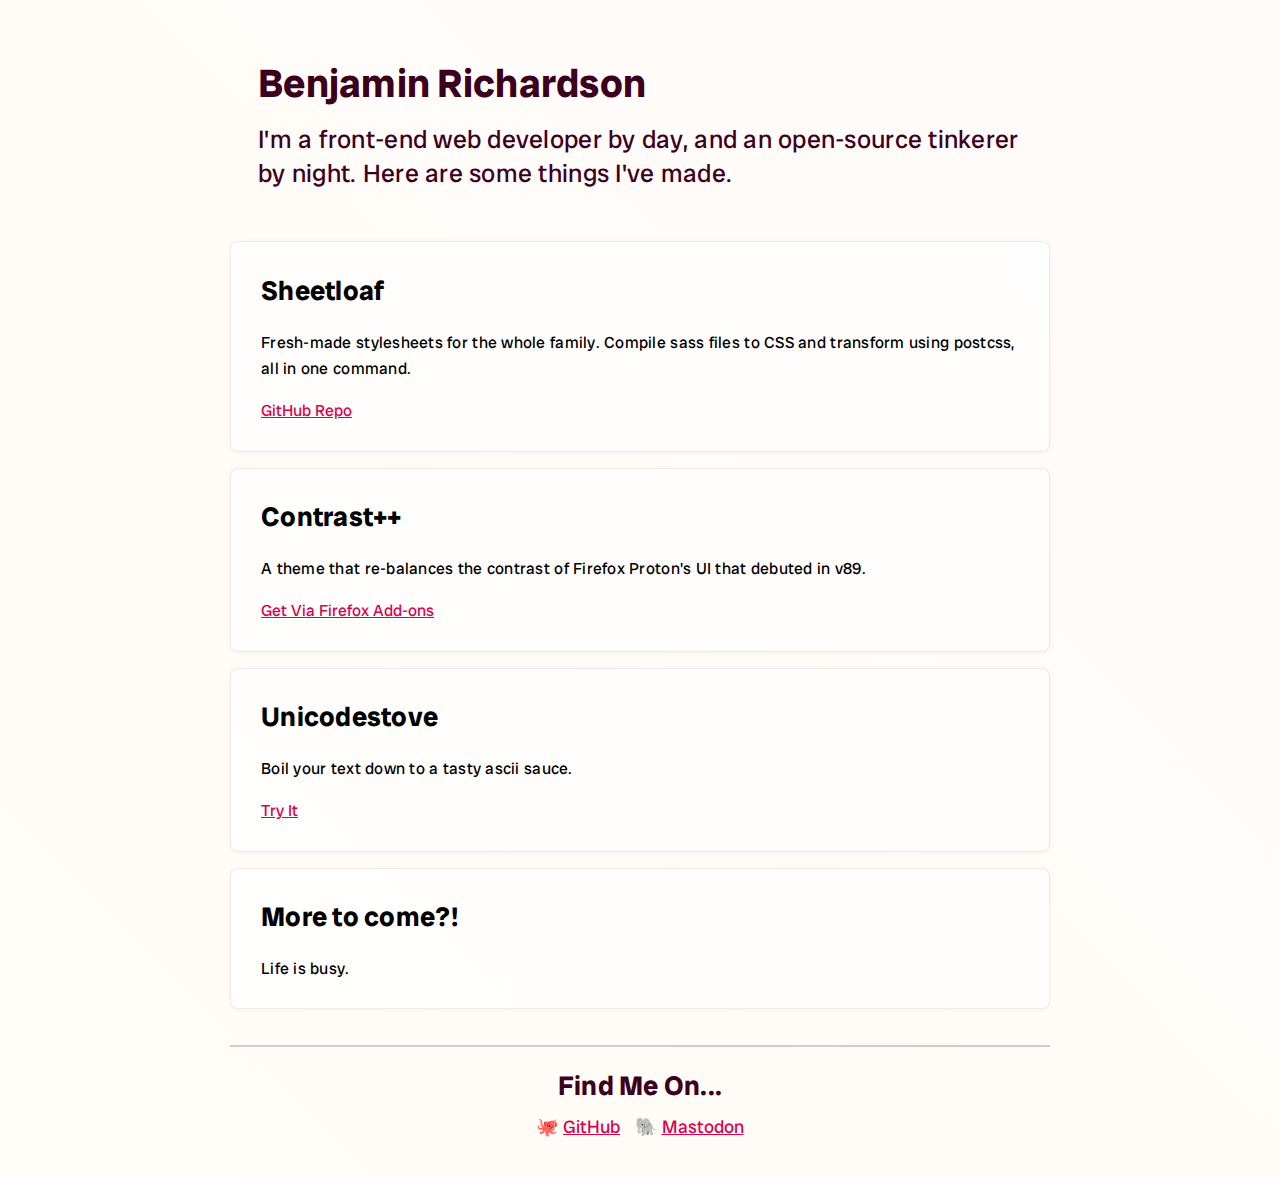
<file: index.html>
<!doctype html>
<html lang="en">

<head>
    <meta charset="UTF-8" />
    <meta name="viewport" content="width=device-width, initial-scale=1.0" />
    <title>benfuddled | Benjamin Richardson</title>

    <link rel="apple-touch-icon" sizes="180x180" href="/apple-touch-icon.png">
    <link rel="icon" type="image/png" sizes="32x32" href="/favicon-32x32.png">
    <link rel="icon" type="image/png" sizes="16x16" href="/favicon-16x16.png">
    <link rel="manifest" href="/site.webmanifest">
    <link rel="mask-icon" href="/safari-pinned-tab.svg" color="#3D001C">

    <meta name="author" content="Benjamin Richardson" />
    <meta name="description" content="My personal site featuring links to project and social media." />

    <meta name="theme-color" media="(prefers-color-scheme: light)" content="#3D001C" />
    <meta name="theme-color" media="(prefers-color-scheme: dark)" content="#3b3b3b" />
    <meta name="viewport" content="width=device-width, initial-scale=1, viewport-fit=cover">


    <style>
        @font-face {
            font-family: 'Radio Canada Big';
            font-style: italic;
            font-weight: 400 700;
            font-display: swap;
            src: url("/fonts/RadioCanadaBig-Italic-Variable.woff2") format('woff2');
        }

        @font-face {
            font-family: 'Radio Canada Big';
            font-style: regular;
            font-weight: 400 700;
            font-display: swap;
            src: url("/fonts/RadioCanadaBig-Variable.woff2") format('woff2');
        }

        *,
        *:before,
        *:after {
            box-sizing: border-box;
        }

        html {
            background-color: #fff6f4;
            background: linear-gradient(45deg, #fffdf6, #fffbfb);
        }

        body {
            margin: 0;
            padding: 0;
            padding-left: env(safe-area-inset-left);
            padding-right: env(safe-area-inset-right);
            font-size: 18px;
            line-height: 1.65;
            letter-spacing: 0.015em;
            font-family: "Radio Canada Big", sans-serif;
        }

        .body-inner {
            margin: 0 auto;
            max-width: 860px;
            padding: 10px 20px;
        }

        header {
            color: #3D001C;
            overflow: hidden;
            max-width: 860px;
            margin: 0 auto;
            padding: 60px 48px 40px;
        }

        p.intro {
            margin: 0;
            font-size: 1.4em;
            line-height: 1.35;
        }

        p {
            font-weight: 300;
            font-size: 16px;
        }

        h1 {
            font-size: 2.2em;
            line-height: 1.2;
            margin: 0 0 0.4em;
        }

        h2,
        h3,
        h4,
        h5,
        h6 {
            line-height: 1.2;
        }

        h3 {
            font-size: 1.25em;
        }

        a {
            font-weight: 400;
            color: #DC004D;
            letter-spacing: 0em;
        }

        a:visited {
            color: #84002E;
        }

        footer {
            margin-top: 2em;
            margin-bottom: env(safe-area-inset-bottom);
            padding-bottom: 25px;
            border-top: 2px solid rgb(54, 0, 9, 0.2);
            color: #3D001C;
            text-align: center;
        }

        footer ul {
            list-style-type: none;
            display: flex;
            justify-content: center;
            gap: 15px;
            margin: 0;
            padding: 0;

        }

        footer h2 {
            margin-bottom: 10px;
        }

        .holder {
            background: rgba(255, 255, 255, 0.7);
            padding: 10px 30px;
            border: 1px solid rgba(61, 0, 28, 0.082);
            box-shadow: 0 1px 7px -3px rgba(61, 0, 28, 0.133);
            border-radius: 8px;
            margin-bottom: 16px;
        }

        @media (prefers-color-scheme: dark) {
            body {
                background: #181818;
                color: rgb(218, 220, 223);
            }

            h1 {
                color: #ffffff;
            }

            .holder {
                background: rgba(255, 255, 255, 0.04);
                border: 1px solid rgba(230, 225, 255, 0.1);
                box-shadow: 0 1px 7px -3px rgba(0, 0, 0, 0.25);
            }

            h2,
            h3,
            h4,
            h5,
            h6 {
                color: rgb(228, 230, 232);
            }

            a {
                color: #ff4f8c;
            }

            a:visited {
                color: #dda0e3;
            }

            p.intro {
                color: #b5b5b5;
            }

            footer {
                border-top-color: #3b3b3b;
            }
        }

        @media (max-width: 600px) {
            header {
                padding-top: 30px;
                padding-bottom: 20px;
            }

            h1 {
                font-size: 2em;
            }

            p.intro {
                font-size: 1.25em;
            }
        }
    </style>
</head>

<body>
    <header>
        <h1>Benjamin Richardson</h1>
        <p class="intro">
            I'm a front-end web developer by day, and an open-source
            tinkerer by night. Here are some things I've made.
        </p>
    </header>
    <div class="body-inner">
        <div class="holder">
            <h2>Sheetloaf</h2>
            <p>
                Fresh-made stylesheets for the whole family. Compile sass files to
                CSS and transform using postcss, all in one command.
            </p>
            <p>
                <a href="https://github.com/benfuddled/sheetloaf/">GitHub Repo</a>
            </p>
        </div>
        <div class="holder">
            <h2>Contrast++</h2>
            <p>
                A theme that re-balances the contrast of Firefox Proton's UI that
                debuted in v89.
            </p>
            <p>
                <a href="https://addons.mozilla.org/en-US/firefox/addon/contrastplusplus/">Get Via Firefox Add-ons</a>
            </p>
        </div>
        <div class="holder">
            <h2>Unicodestove</h2>
            <p>
                Boil your text down to a tasty ascii sauce.
            </p>
            <p>
                <a href="/unicodestove/">Try It</a>
            </p>
        </div>
        <div class="holder">
            <h2>More to come?!</h2>
            <p>Life is busy.</p>
        </div>
        <footer>
            <h2>Find Me On...</h2>
            <ul>
                <li>
                    <span class="link-emoji" aria-hidden="true">🐙</span>
                    <a href="https://github.com/benfuddled/">GitHub</a>
                </li>
                <li>
                    <span class="link-emoji" aria-hidden="true">🐘</span>
                    <a href="https://fosstodon.org/@benfuddled" rel="me noopener">Mastodon</a>
                </li>
            </ul>
        </footer>
    </div>
</body>

</html>
</file>
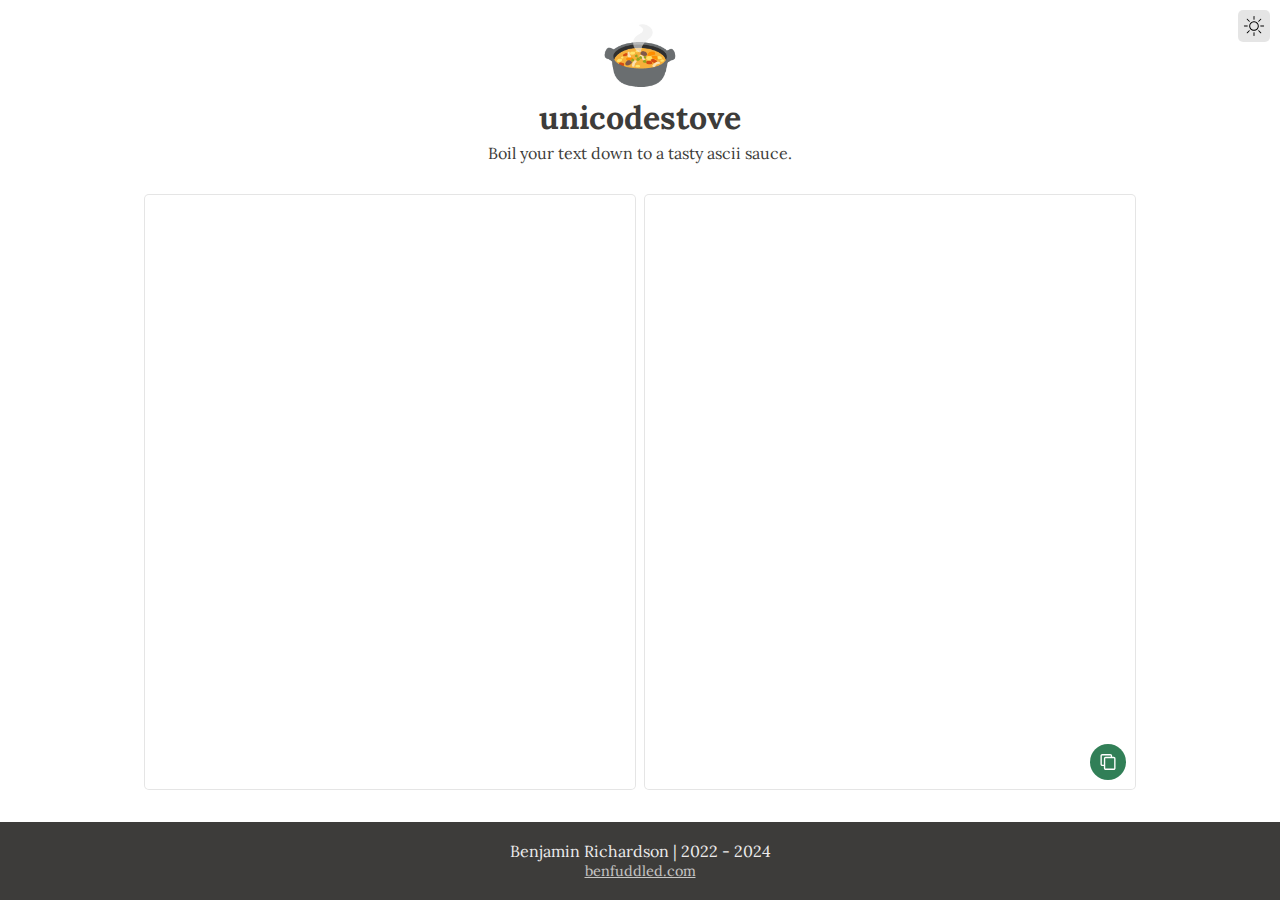
<file: unicodestove/index.html>
<html lang="en" class="noAnimation">
    <head>
        <meta charset="UTF-8" />
        <meta http-equiv="X-UA-Compatible" content="IE=edge" />
        <meta name="viewport" content="width=device-width, initial-scale=1.0" />
        <title>unicodestove</title>

        <link rel="stylesheet" href="css/style.css" />
        <link rel="preconnect" href="https://fonts.googleapis.com" />
        <link rel="preconnect" href="https://fonts.gstatic.com" crossorigin />
        <link href="https://fonts.googleapis.com/css2?family=Lora&display=swap" rel="stylesheet" />
    </head>

    <body>
        <button class="colorChangeBtn"></button>
        <div class="screenView"></div>
        <header>
            <span class="emoji">🍲</span>
            <h1 class="title">unicodestove</h1>
            <p>Boil your text down to a tasty ascii sauce.</p>
        </header>

        <div class="areas">
            <div class="textHolder">
                <textarea class="unicode"></textarea>
            </div>
            <div class="textHolder">
                <textarea class="ascii"></textarea>
                <button class="copyBtn"></button>
            </div>
        </div>

        <footer>
            <p>Benjamin Richardson | 2022 - 2024</p>
            <a href="https://benfuddled.com" target="_blank">benfuddled.com</a>
            <!-- <span>Benjamin Richardson stovedecode, sauce, textsauce, ascisauce,asciitop, stovetext, textstove, charstove</span> -->
        </footer>

        <script src="scripts/index.bundle.js"></script>
    </body>
</html>
</file>
<file: unicodestove/css/style.css>
/*! normalize.css v8.0.1 | MIT License | github.com/necolas/normalize.css */html{line-height:1.15;-webkit-text-size-adjust:100%}body{margin:0}main{display:block}h1{font-size:2em;margin:.67em 0}hr{box-sizing:content-box;height:0;overflow:visible}pre{font-family:monospace,monospace;font-size:1em}a{background-color:transparent}abbr[title]{border-bottom:none;text-decoration:underline;-webkit-text-decoration:underline dotted;text-decoration:underline dotted}b,strong{font-weight:bolder}code,kbd,samp{font-family:monospace,monospace;font-size:1em}small{font-size:80%}sub,sup{font-size:75%;line-height:0;position:relative;vertical-align:baseline}sub{bottom:-0.25em}sup{top:-0.5em}img{border-style:none}button,input,optgroup,select,textarea{font-family:inherit;font-size:100%;line-height:1.15;margin:0}button,input{overflow:visible}button,select{text-transform:none}button,[type=button],[type=reset],[type=submit]{-webkit-appearance:button}button::-moz-focus-inner,[type=button]::-moz-focus-inner,[type=reset]::-moz-focus-inner,[type=submit]::-moz-focus-inner{border-style:none;padding:0}button:-moz-focusring,[type=button]:-moz-focusring,[type=reset]:-moz-focusring,[type=submit]:-moz-focusring{outline:1px dotted ButtonText}fieldset{padding:.35em .75em .625em}legend{box-sizing:border-box;color:inherit;display:table;max-width:100%;padding:0;white-space:normal}progress{vertical-align:baseline}textarea{overflow:auto}[type=checkbox],[type=radio]{box-sizing:border-box;padding:0}[type=number]::-webkit-inner-spin-button,[type=number]::-webkit-outer-spin-button{height:auto}[type=search]{-webkit-appearance:textfield;outline-offset:-2px}[type=search]::-webkit-search-decoration{-webkit-appearance:none}::-webkit-file-upload-button{-webkit-appearance:button;font:inherit}details{display:block}summary{display:list-item}template{display:none}[hidden]{display:none}@media(prefers-color-scheme: dark){:root{--bodyBG: #3d3c3a;--textColor: #ffffff;--footerBG: #252525;--areaBG: #252525;--border: rgba(255, 255, 255, 0.25)}}@media(prefers-color-scheme: light){:root{--bodyBG: #ffffff;--textColor: #3d3c3a;--footerBG: #3d3c3a;--footerColor: #ffffff;--areaBG: #ffffff;--border: rgba(0, 0, 0, 0.1)}}@media(prefers-reduced-motion: true){*{transition:none !important}}.noAnimation *{transition:none !important}.dark{--bodyBG: #3d3c3a;--textColor: #ffffff;--footerBG: #252525;--areaBG: #252525;--border: rgba(255, 255, 255, 0.25)}.light{--bodyBG: #ffffff;--textColor: #3d3c3a;--footerBG: #3d3c3a;--footerColor: #ffffff;--areaBG: #ffffff;--border: rgba(0, 0, 0, 0.1)}.colorChangeBtn{position:fixed;top:10px;right:10px;width:32px;height:32px;border:0;padding:8px;border-radius:5px;background-color:var(--border);background-image:url(../images/sun.svg);background-repeat:no-repeat;background-position:center;cursor:pointer}@media(prefers-color-scheme: dark){.colorChangeBtn{background-image:url(../images/sun-filled.svg);-webkit-filter:invert(1);filter:invert(1)}}.light .colorChangeBtn{background-image:url(../images/sun.svg);-webkit-filter:none;filter:none}.dark .colorChangeBtn{background-image:url(../images/sun-filled.svg);-webkit-filter:invert(1);filter:invert(1)}html{font-family:"Lora",serif;font-size:16px}body{display:-ms-flexbox;display:flex;-ms-flex-direction:column;flex-direction:column;height:100vh;background:var(--bodyBG);color:var(--textColor);transition:all 300ms}header{width:100%;max-width:800px;margin:1.2em auto 1em;text-align:center}header h1{line-height:1.2em;margin-bottom:.2em;margin-top:.2em}header p{margin-top:.2em}header .emoji{font-size:4em}.areas{display:-ms-flexbox;display:flex;-ms-flex-align:center;align-items:center;-ms-flex-pack:center;justify-content:center;margin:0 auto 2em;width:100%;max-width:1000px;-ms-flex-positive:1;flex-grow:1}.areas .textHolder{position:relative;-ms-flex-positive:1;flex-grow:1;height:100%;margin:0 4px}.areas textarea{height:100%;width:100%;padding:5px;margin:0;-ms-flex-positive:1;flex-grow:1;resize:none;border-radius:5px;border:1px solid var(--border);background-color:var(--areaBG);color:var(--textColor);transition:all 300ms}.areas .copyBtn{position:absolute;bottom:10px;right:10px;width:36px;height:36px;border-radius:50%;background-color:#317f57;background-image:url(../images/copy.svg);background-repeat:no-repeat;background-position:52% 52%;background-size:16px 16px;cursor:pointer;border:none;transition:all 300ms}@media(hover: hover)and (any-pointer: fine){.areas .copyBtn:hover{background-color:#7a5400}}.areas .copyBtn.focus-visible{background-color:#7a5400}.areas .copyBtn:focus-visible{background-color:#7a5400}footer{display:-ms-flexbox;display:flex;-ms-flex-align:center;align-items:center;-ms-flex-pack:center;justify-content:center;-ms-flex-direction:column;flex-direction:column;padding:20px;background-color:var(--footerBG);color:var(--footerColor);transition:all 300ms}footer p{margin:0 0 .2em;opacity:.9;color:var(--footerColor)}footer a{font-size:.9em;opacity:.7;color:var(--footerColor)}
</file>
